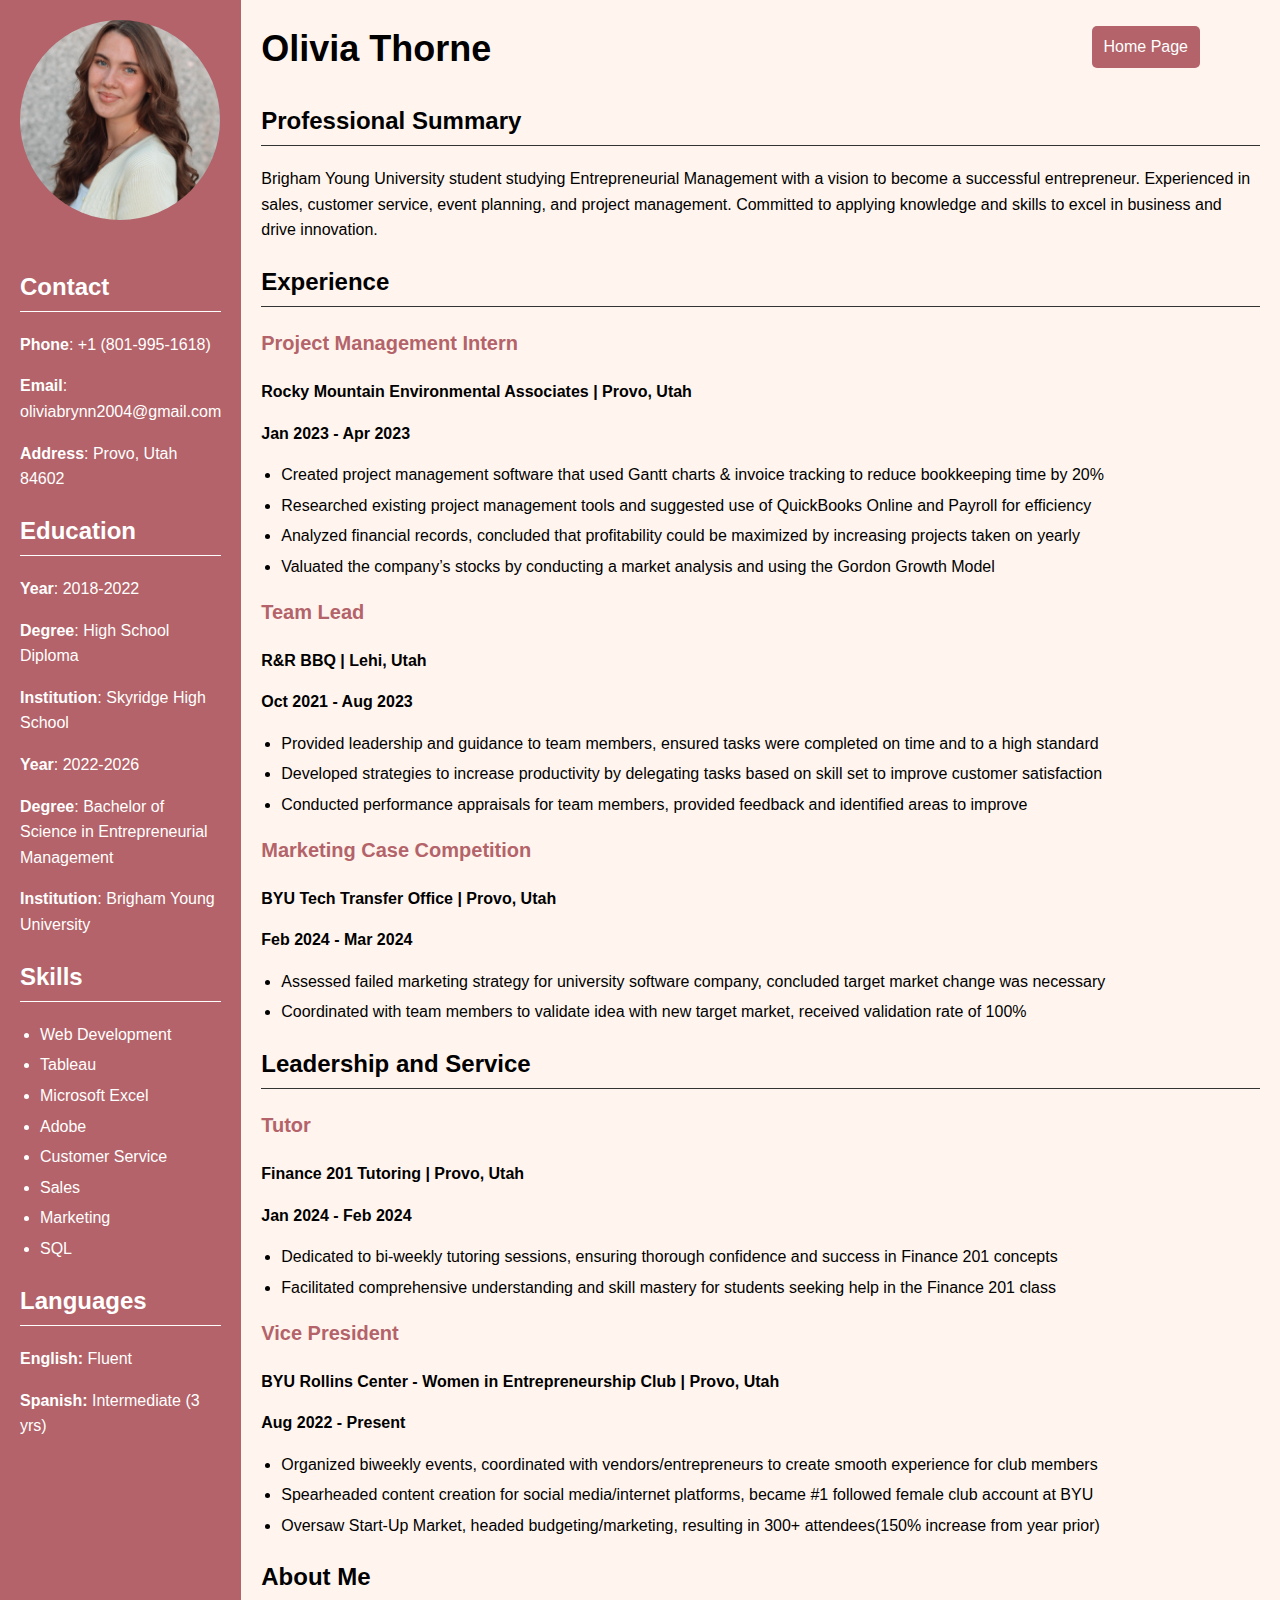
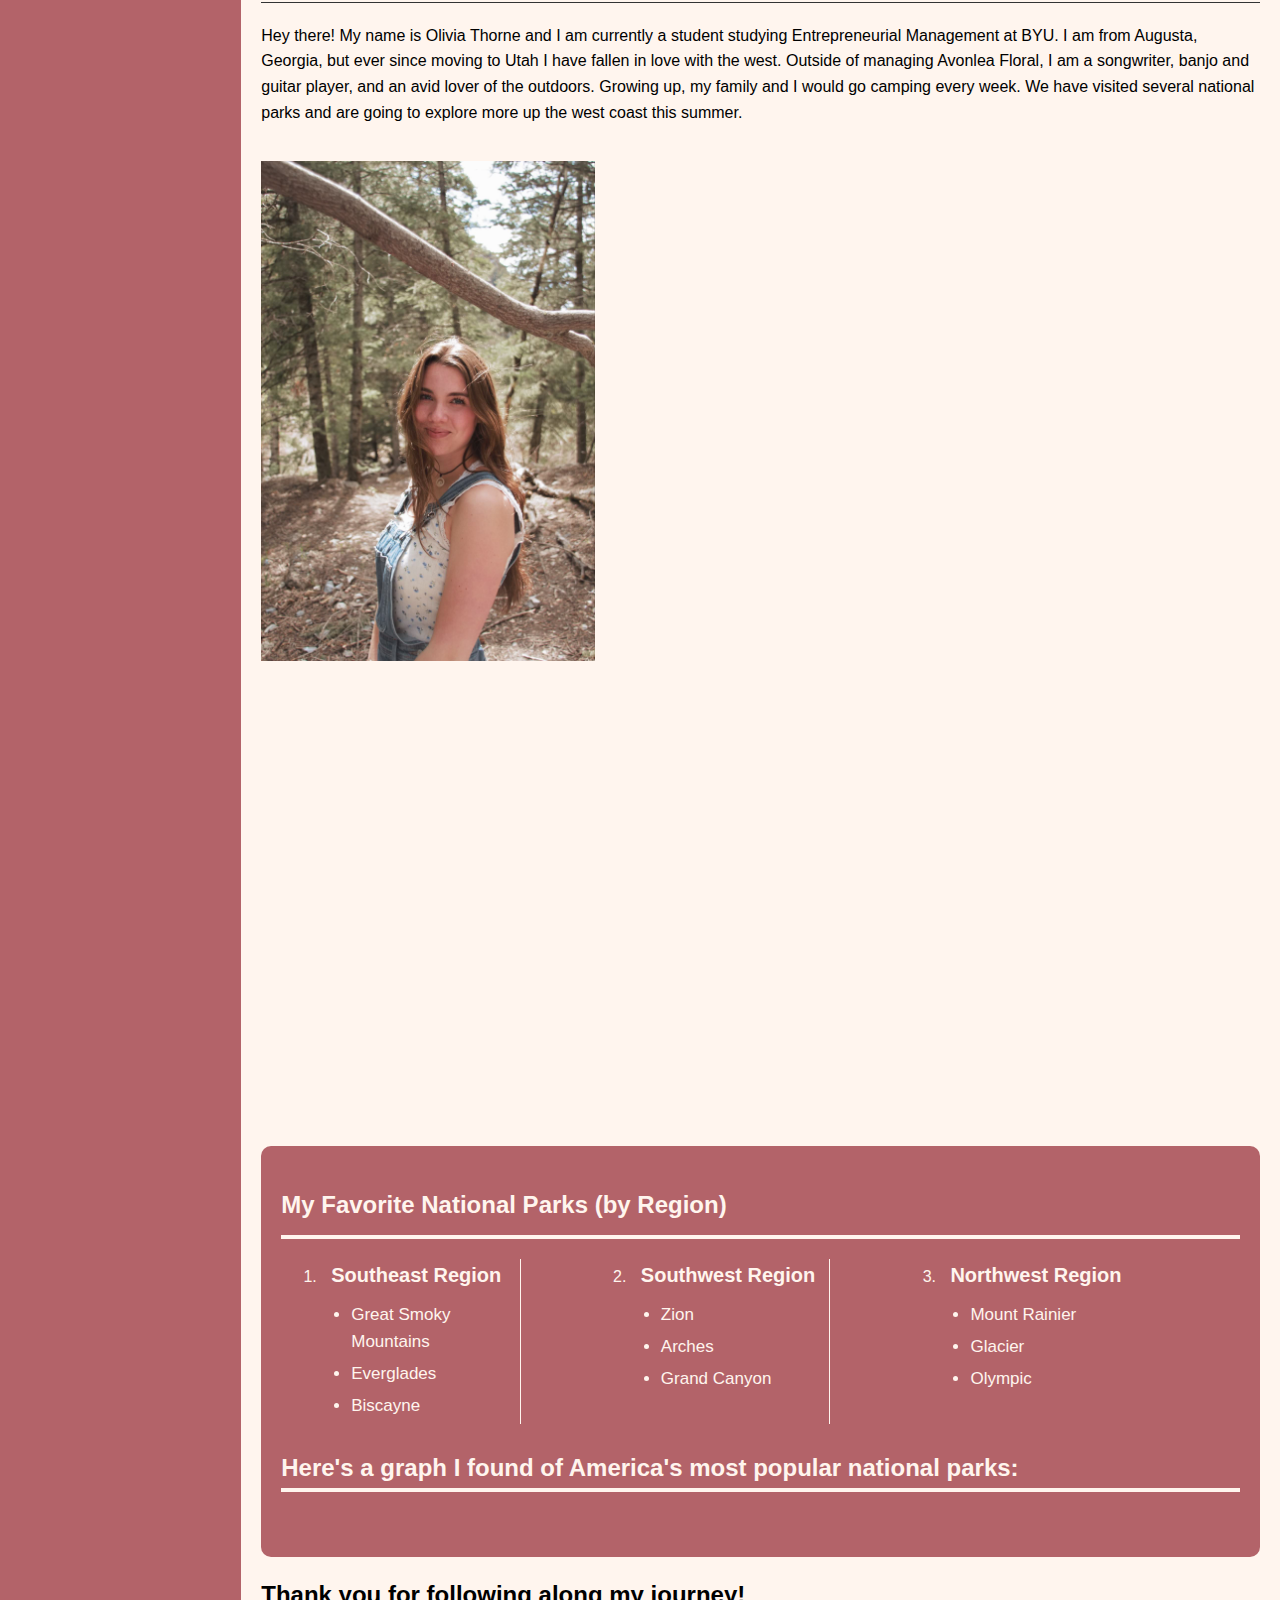
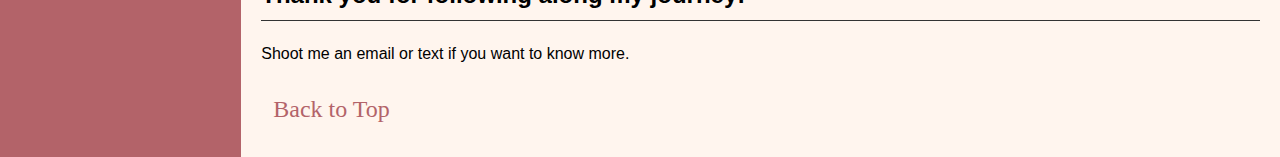
<file: myPage.html>
<!DOCTYPE html>
<html lang="en">
<head>
    <meta charset="UTF-8">
    <meta name="viewport" content="width=device-width, initial-scale=1.0">
    <title>Resume</title>
    <link rel="stylesheet" href="css/myStyles.css">
</head>
<body>
    <div class="container">
        <div class="left-section">
            <img class="profile-picture" src="assets/img/oliviapic.jpg" alt="Profile Picture">
            <div class="contact-info">
                <h2>Contact</h2>
                <p><strong>Phone</strong>: +1 (801-995-1618)</p>
                <p><strong>Email</strong>: oliviabrynn2004@gmail.com</p>
                <p><strong>Address</strong>: Provo, Utah 84602</p>
            </div>
            <div class="education">
                <h2>Education</h2>
                <p><strong>Year</strong>: 2018-2022</p>
                <p><strong>Degree</strong>: High School Diploma</p>
                <p><strong>Institution</strong>: Skyridge High School</p>
                <p><strong>Year</strong>: 2022-2026</p>
                <p><strong>Degree</strong>: Bachelor of Science in Entrepreneurial Management</p>
                <p><strong>Institution</strong>: Brigham Young University</p>
            </div>
            <div class="skills">
                <h2>Skills</h2>
                <ul>
                    <li>Web Development</li>
                    <li>Tableau</li>
                    <li>Microsoft Excel</li>
                    <li>Adobe</li>
                    <li>Customer Service</li>
                    <li>Sales</li>
                    <li>Marketing</li>
                    <li>SQL</li>
                </ul>
            </div>
            <div class="languages">
                <h2>Languages</h2>
                <p><strong>English:</strong> Fluent</p>
                <p><strong>Spanish:</strong> Intermediate (3 yrs)</p>
            </div>
        </div>
        <div class="right-section">
            <h1>Olivia Thorne</h1>
            <h2>Professional Summary</h2>
            <p>Brigham Young University student studying Entrepreneurial Management with a vision to become a successful entrepreneur. Experienced in sales, customer service, event planning, and project management. Committed to applying knowledge and skills to excel in business and drive innovation.</p>
            <h2>Experience</h2>
            <div class="experience">
                <div>
                    <h3><strong>Project Management Intern</strong></h3>
                    <p><strong>Rocky Mountain Environmental Associates | Provo, Utah</strong></p>
                    <p><strong>Jan 2023 - Apr 2023</strong></p>
                    <ul>
                        <li>Created project management software that used Gantt charts & invoice tracking to reduce bookkeeping time by 20%</li>
                        <li>Researched existing project management tools and suggested use of QuickBooks Online and Payroll for efficiency</li>
                        <li>Analyzed financial records, concluded that profitability could be maximized by increasing projects taken on yearly</li>
                        <li>Valuated the company’s stocks by conducting a market analysis and using the Gordon Growth Model</li>
                    </ul>
                </div>
                <div>
                    <h3><strong>Team Lead</strong></h3>
                    <p><strong>R&R BBQ | Lehi, Utah</strong></p>
                    <p><strong>Oct 2021 - Aug 2023</strong></p>
                    <ul>
                        <li>Provided leadership and guidance to team members, ensured tasks were completed on time and to a high standard</li>
                        <li>Developed strategies to increase productivity by delegating tasks based on skill set to improve customer satisfaction </li>
                        <li>Conducted performance appraisals for team members, provided feedback and identified areas to improve</li>
                    </ul>
                </div>
                <div>
                    <h3><strong>Marketing Case Competition</strong></h3>
                    <p><strong>BYU Tech Transfer Office | Provo, Utah</strong></p>
                    <p><strong>Feb 2024 - Mar 2024</strong></p>
                    <ul>
                        <li>Assessed failed marketing strategy for university software company, concluded target market change was necessary</li>
                        <li>Coordinated with team members to validate idea with new target market, received validation rate of 100%</li>
                    </ul>
                </div>
            </div>
            <h2>Leadership and Service</h2>
            <div class="leadership">
                <div>
                </div>
                <div>
                    <h3><strong>Tutor</strong></h3>
                    <p><strong>Finance 201 Tutoring | Provo, Utah</strong></p>
                    <p><strong>Jan 2024 - Feb 2024</strong></p>
                    <ul>
                        <li>Dedicated to bi-weekly tutoring sessions, ensuring thorough confidence and success in Finance 201 concepts</li>
                        <li>Facilitated comprehensive understanding and skill mastery for students seeking help in the Finance 201 class</li>                    
                    </ul>
                </div>
                    <h3><strong>Vice President</strong></h3>
                    <p><strong>BYU Rollins Center - Women in Entrepreneurship Club | Provo, Utah</strong></p>
                    <p><strong>Aug 2022 - Present</strong></p>
                    <ul>
                        <li>Organized biweekly events, coordinated with vendors/entrepreneurs to create smooth experience for club members</li>
                        <li>Spearheaded content creation for social media/internet platforms, became #1 followed female club account at BYU</li>
                        <li>Oversaw Start-Up Market, headed budgeting/marketing, resulting in 300+ attendees(150% increase from year prior)</li>
                    </ul>
                
            </div>
            <div class="about-me-section" id="about-me">
                <h2>About Me</h2>
                <p>Hey there! My name is Olivia Thorne and I am currently a student studying Entrepreneurial Management at BYU. I am from Augusta, Georgia, but ever since moving to Utah I have fallen in love with the west. Outside of managing Avonlea Floral, I am a songwriter, banjo and guitar player, and an avid lover of the outdoors. Growing up, my family and I would go camping every week. We have visited several national parks and are going to explore more up the west coast this summer.</p>
                <div class="about-me-image">
                    <img src="assets/img/aboutmepic.jpg" alt="Olivia Thorne">
                    <iframe width="560" height="315" src="https://www.youtube.com/embed/lva1m8cl9-Q" frameborder="0" allow="accelerometer; autoplay; clipboard-write; encrypted-media; gyroscope; picture-in-picture" allowfullscreen></iframe>
                    <div class="pink-box">
                        <h2 class="region-header">My Favorite National Parks (by Region)</h2>
                        <ol class="regions">
                            <li class="region">
                                <h3>Southeast Region</h3>
                                <ul>
                                    <li>Great Smoky Mountains</li>
                                    <li>Everglades</li>
                                    <li>Biscayne</li>
                                </ul>
                            </li>
                            <li class="region">
                                <h3>Southwest Region</h3>
                                <ul>
                                    <li>Zion</li>
                                    <li>Arches</li>
                                    <li>Grand Canyon</li>
                                </ul>
                            </li>
                            <li class="region">
                                <h3>Northwest Region</h3>
                                <ul>
                                    <li>Mount Rainier</li>
                                    <li>Glacier</li>
                                    <li>Olympic</li>
                                </ul>
                            </li>
                        </ol>
                    
            <a href="index.html" class="home-link">Home Page</a>
            <h2 class="graph-header">Here's a graph I found of America's most popular national parks:</h2>
            <div class='tableauPlaceholder' id='viz1713472286900' style='position: relative'><noscript><a href='http:&#47;&#47;www.vizwiz.com&#47;2017&#47;06&#47;mm-23.html'><img alt='National Parks ' src='https:&#47;&#47;public.tableau.com&#47;static&#47;images&#47;To&#47;TopNationalParks&#47;NationalParks&#47;1_rss.png' style='border: none' /></a></noscript><object class='tableauViz'  style='display:none;'><param name='host_url' value='https%3A%2F%2Fpublic.tableau.com%2F' /> <param name='embed_code_version' value='3' /> <param name='site_root' value='' /><param name='name' value='TopNationalParks&#47;NationalParks' /><param name='tabs' value='no' /><param name='toolbar' value='yes' /><param name='static_image' value='https:&#47;&#47;public.tableau.com&#47;static&#47;images&#47;To&#47;TopNationalParks&#47;NationalParks&#47;1.png' /> <param name='animate_transition' value='yes' /><param name='display_static_image' value='yes' /><param name='display_spinner' value='yes' /><param name='display_overlay' value='yes' /><param name='display_count' value='yes' /></object></div>                <script type='text/javascript'>                    var divElement = document.getElementById('viz1713472286900');                    var vizElement = divElement.getElementsByTagName('object')[0];                    vizElement.style.width='900px';vizElement.style.height='892px';                    var scriptElement = document.createElement('script');                    scriptElement.src = 'https://public.tableau.com/javascripts/api/viz_v1.js';                    vizElement.parentNode.insertBefore(scriptElement, vizElement);                </script>
        </div>
        <div class="footer-header">
            <h2>Thank you for following along my journey!</h2>
            <p>Shoot me an email or text if you want to know more.</p>
        </div>
        
        <a href="#top" class="top-anchor">Back to Top</a>

      
    </div>

    <head></head>
</body>
</html>
</file>
<file: css/myStyles.css>
body {
    font-family:sans-serif;
    line-height: 1.6;
    margin: 0;
}

.container {
    display: flex;
}

.left-section {
    width: 25%;
    padding: 20px;
    background-color: #b36369; /* Color for the left box */
    color: white;
}

.profile-picture {
    width: 200px;
    height: 200px;
    border-radius: 50%;
    margin-bottom: 20px;
}

.contact-info,
.education,
.skills,
.languages {
    margin-bottom: 20px;
}

.right-section {
    flex-grow: 1;
    padding: 20px;
    background-color: #FFF5EE
}

h1 {
    font-size: 36px;
    margin-top: 0;
}

h2 {
    font-size: 24px;
    border-bottom: 1px solid #333;
    padding-bottom: 5px;
}

h3 {
    margin-top: 0;
}

ul {
    list-style-type: none;
    padding-left: 0;
}

li {
    margin-bottom: 5px;
}

.right-section h3 {
    color: #b36369; /* Same color as the box on the left */
    font-weight: bold;
    font-size: 20px; /* Adjust size as needed */
}

.skills h2 {
    color: white;
    font-size: 24px;
    border-bottom: 1px solid white; /* Add border to separate skills section from languages */
    padding-bottom: 5px;
}

.skills .skill-list {
    list-style: none;
    padding-left: 0;
}

.skills .skill-list li {
    margin-bottom: 10px; /* Increase margin for better spacing */
    color: white; /* Make text white */
    width: 50%; /* Set width to 50% for better spacing */
    float: left; /* Align items to the left */
}

.skills .skill-list li:nth-child(n+7) {
    float: right; /* Align the second half of skills to the right */
}

.contact-info h2,
.education h2,
.languages h2 {
    border-bottom: 1px solid white; /* Set bottom border to solid white */
    padding-bottom: 5px; /* Add padding for spacing */
}


/* Existing styles... */

ul {
    list-style-type: disc; /* Use disc style for bullet points */
    margin-left: 20px; /* Add left margin for indentation */
}
ul li::before {
    font-weight: bold; /* Make the bullet points bold */
}

ul li {
    font-weight: normal; /* Make the text within lists normal */
}

/* Styling for the colored column */
.left-section {
    float: left;
    width: 25%; /* Adjust the width of the left column as needed */
    background-color: #b36369;
    padding: 20px;
    color: white;
}

/* Add styles to ensure the leadership and service section aligns with the bottom of the colored column */
.leadership {
    margin-top: 20px; /* Adjust as needed */
}

/* Ensure the leadership and service section ends at the last bullet point */
.leadership > div:last-child {
    margin-bottom: 0;
}

.home-link {
    position: absolute;
    top: 26px; /* Adjust this value to change the vertical position */
    right: 5rem; /* Adjust this value to change the horizontal position */
    padding: 8px 12px; /* Adjust padding as needed */
    background-color: #b36369;
    color: white;
    text-decoration: none;
    border-radius: 5px;
    font-family: sans-serif;
}

.about-me-section img {
    max-width: 500px; /* Adjust the value as needed */
    max-height: 500px; /* Adjust the value as needed */
    margin-top: 20px;
}
.pink-box {
    background-color:#b36369;
    padding: 20px;
    border-radius: 10px;
    margin-top: 20px;
}

.region-header {
    font-size: 24px; /* Increase header size */
    margin-bottom: 20px; /* Add space below the header */
    color: #FFF5EE;
}

.regions {
    display: flex;
}

.region {
    flex: 1;
    padding-right: 20px;
    margin-right: 110px; /* Adjust the margin to move the line to the left */
    color: #FFF5EE;
}

.region:last-child {
    padding-right: 0; /* Remove padding from the last region */
}

.region h3 {
    font-size: 20px; /* Increase subheader size */
    margin-bottom: 10px;
    color: #FFF5EE
}

.region ul {
    /* Remove 'list-style-type: none;' to bring back bullet points */
    padding: 0;
}

.region ul li {
    font-size: 17px;
    margin-bottom: 5px; /* Add space between list items */
    color: #FFF5EE;
}

.regions {
    display: flex;
}

.region {
    flex: 1;
    padding: 0 10px; /* Add padding to create space for the lines */
    position: relative; /* Add position relative */
}

.region:not(:last-child)::after {
    content: '';
    position: absolute;
    top: 0;
    right: 0;
    width: 1px;
    height: 100%;
    background-color: #FFF5EE; /* Adjust line color as needed */
}

.region-header {
    border-bottom: 4px solid #FFF5EE; /* Adjust the thickness and color as needed */
    font-size: 24px; /* Adjust the font size as needed */
    padding-bottom: 10px; /* Add some padding to separate the line from the content */
}

.region ol {
    color: #FFF5EE; 
}
.top-anchor {
    display: block; /* Make it a block element to apply padding */
    padding: 8px 12px;
    background-color:#FFF5EE; /* Set background color */
    color:#b36369; /* Set text color */
    text-decoration: none; /* Remove default underline */
    font-family: serif;
    font-size: 1.5rem;
}

.graph-header{
    color: #FFF5EE;
}
.graph-header::after {
    content: '';
    display: block;
    width: 100%;
    height: 4px; /* Match the thickness of the line */
    background-color: #FFF5EE; /* Match the color with the header */
    margin-bottom: 20px; /* Add spacing between the header and the line */
}

.graph-header {
    border-bottom: none; /* Remove any border-bottom style */
}

.about-me-section iframe{
    margin-left: 12rem;
    height: 400px;
    width: 700px;
    margin-bottom: 50px;
}
</file>
